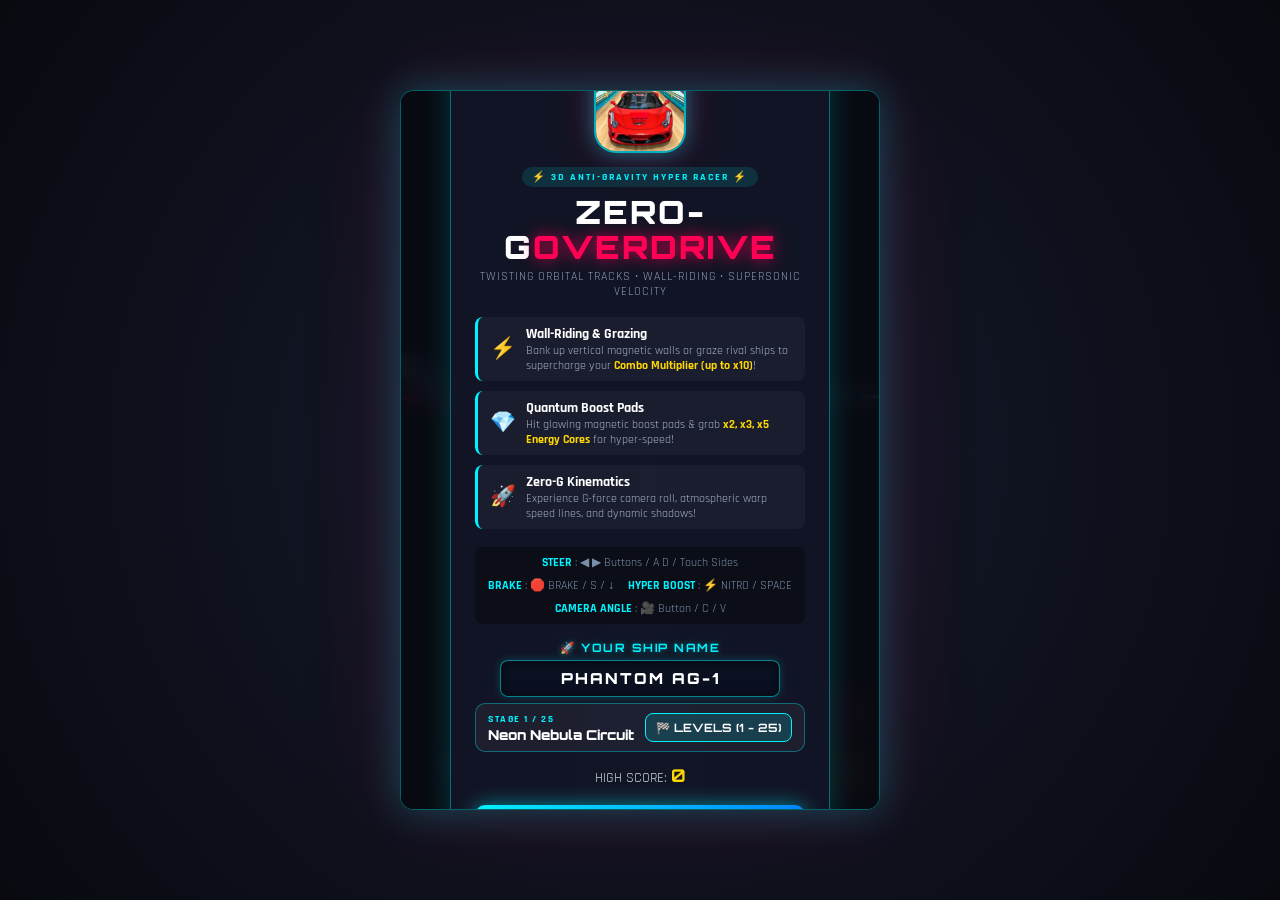
<file: index.html>
<!DOCTYPE html>
<html lang="en">

<head>
  <meta charset="UTF-8">
  <meta name="viewport"
    content="width=device-width, initial-scale=1.0, maximum-scale=1.0, user-scalable=no, viewport-fit=cover">
  <meta name="theme-color" content="#00f3ff">
  <meta name="mobile-web-app-capable" content="yes">
  <meta name="apple-mobile-web-app-capable" content="yes">
  <meta name="apple-mobile-web-app-status-bar-style" content="black-translucent">
  <link rel="manifest" href="manifest.json">
  <link rel="icon" type="image/png" href="icon-192.png">
  <link rel="apple-touch-icon" href="icon-192.png">
  <title>Anti-Gravity 3D - Zero-G Hyper Racer</title>
  <link rel="stylesheet" href="style.css">
  <link rel="preconnect" href="https://fonts.googleapis.com">
  <link rel="preconnect" href="https://fonts.gstatic.com" crossorigin>
  <link
    href="https://fonts.googleapis.com/css2?family=Orbitron:wght@500;700;900&family=Rajdhani:wght@600;700&display=swap"
    rel="stylesheet">
</head>

<body>
  <div id="game-container">
    <!-- Top HUD Bar -->
    <div id="hud" class="hidden">
      <div class="hud-box">
        <span class="hud-label">SCORE</span>
        <span id="score-display" class="hud-value">0</span>
      </div>

      <!-- Race Position -->
      <div class="hud-box position-box" id="position-box">
        <span class="hud-label">POS</span>
        <span id="pos-display" class="hud-value pos-highlight">8<small id="pos-total">/10</small></span>
      </div>

      <!-- Multiplying Points Showcase -->
      <div class="hud-box multiplier-box" id="multiplier-container">
        <span class="hud-label">MULTIPLIER</span>
        <div class="multiplier-wrapper">
          <span id="multiplier-display" class="hud-value glow-text">x1.0</span>
          <div class="combo-bar-bg">
            <div id="combo-bar-fill"></div>
          </div>
        </div>
      </div>

      <div class="hud-box">
        <span class="hud-label">SPEED</span>
        <span id="speed-display" class="hud-value">0 <small>km/h</small></span>
      </div>

      <div class="hud-box">
        <span class="hud-label">NITRO</span>
        <div class="nitro-bar-bg">
          <div id="nitro-bar-fill"></div>
        </div>
      </div>

      <div class="hud-buttons">
        <button id="cam-btn" class="hud-icon-btn" title="Change Camera Angle (C / Tap)">🎥</button>
        <button id="mute-btn" class="hud-icon-btn" title="Toggle Sound">🔊</button>
        <button id="pause-btn" class="hud-icon-btn" title="Pause Game">⏸</button>
      </div>
    </div>

    <!-- Race Track Progress Bar & Lap Distance -->
    <div id="race-progress-bar" class="race-progress-bar hidden">
      <div class="level-indicator" id="hud-level-label">LVL 1/25</div>
      <div class="track-progress-container">
        <div class="track-progress-fill" id="race-progress-fill"></div>
        <div class="track-car-dot" id="race-car-dot">🏎️</div>
        <div class="track-finish-flag">🏁</div>
      </div>
      <div class="track-dist-label" id="race-dist-display">1200m</div>
    </div>

    <!-- Slipstream / Drafting Notification -->
    <div id="slipstream-banner" class="slipstream-banner hidden">
      ⚡ SLIPSTREAM DRAFTING! +25 KM/H ⚡
    </div>

    <!-- Active Multiplier Notification Banner -->
    <div id="banner-container"></div>

    <!-- 3-2-1-GO Racing Countdown Overlay -->
    <div id="countdown-overlay" class="countdown-overlay hidden" style="display: none;">
      <div id="countdown-text" class="countdown-number"></div>
    </div>

    <!-- Canvas Game Viewport -->
    <canvas id="game-canvas" width="480" height="720"></canvas>

    <!-- Start / Menu Overlay -->
    <div id="start-overlay" class="overlay active">
      <div class="overlay-card">
        <div class="app-logo-wrapper">
          <img src="logo.png" alt="Turbo Overdrive Logo" class="app-logo-img">
        </div>
        <div class="logo-badge">⚡ 3D ANTI-GRAVITY HYPER RACER ⚡</div>
        <h1 class="game-title">ZERO-G<span class="highlight">OVERDRIVE</span></h1>
        <p class="tagline">TWISTING ORBITAL TRACKS • WALL-RIDING • SUPERSONIC VELOCITY</p>

        <div class="multiplier-explainer">
          <div class="tip-card">
            <span class="icon">⚡</span>
            <div>
              <strong>Wall-Riding & Grazing</strong>
              <p>Bank up vertical magnetic walls or graze rival ships to supercharge your <b>Combo Multiplier (up to x10)</b>!</p>
            </div>
          </div>
          <div class="tip-card">
            <span class="icon">💎</span>
            <div>
              <strong>Quantum Boost Pads</strong>
              <p>Hit glowing magnetic boost pads & grab <b>x2, x3, x5 Energy Cores</b> for hyper-speed!</p>
            </div>
          </div>
          <div class="tip-card">
            <span class="icon">🚀</span>
            <div>
              <strong>Zero-G Kinematics</strong>
              <p>Experience G-force camera roll, atmospheric warp speed lines, and dynamic shadows!</p>
            </div>
          </div>
        </div>

        <div class="controls-hint">
          <span><b>STEER</b> : ◀ ▶ Buttons / A D / Touch Sides</span>
          <span><b>BRAKE</b> : 🛑 BRAKE / S / ↓</span>
          <span><b>HYPER BOOST</b> : ⚡ NITRO / SPACE</span>
          <span><b>CAMERA ANGLE</b> : 🎥 Button / C / V</span>
        </div>

        <!-- Ship Name Customization -->
        <div class="car-customization-box">
          <label for="player-car-name" class="car-name-label">🚀 YOUR SHIP NAME</label>
          <div class="car-name-input-wrap">
            <input type="text" id="player-car-name" class="car-name-input" maxlength="14" placeholder="ENTER SHIP NAME" value="PHANTOM AG-1" autocomplete="off" spellcheck="false">
          </div>
        </div>

        <div class="level-select-preview">
          <div class="current-level-pill">
            <span class="level-title-label">STAGE <span id="menu-current-level">1</span> / 25</span>
            <span class="level-name" id="menu-level-name">Neon Highway Sprint</span>
          </div>
          <button id="level-select-btn" class="level-select-open-btn" title="Select Level">🏁 LEVELS (1 - 25)</button>
        </div>

        <div class="high-score-preview">
          <span>HIGH SCORE: <b id="menu-high-score">0</b></span>
        </div>

        <button id="start-btn" class="glow-btn">START RACE</button>
      </div>
    </div>

    <!-- Pause Overlay -->
    <div id="pause-overlay" class="overlay hidden">
      <div class="overlay-card">
        <h2>GAME PAUSED</h2>
        <p>Catch your breath, racer!</p>
        <button id="resume-btn" class="glow-btn">RESUME</button>
        <button id="pause-level-select-btn" class="secondary-btn">SELECT STAGE</button>
      </div>
    </div>

    <!-- Race Finished / Level Complete Overlay -->
    <div id="levelcomplete-overlay" class="overlay hidden">
      <div class="overlay-card">
        <div id="finish-badge" class="finish-badge">🏆 1ST PLACE WINNER!</div>
        <h2 id="level-complete-title" class="gameover-title">LEVEL 1 CLEARED!</h2>
        <p class="tagline" id="level-complete-sub">YOU QUALIFIED FOR THE NEXT STAGE!</p>
        <div style="font-family:'Orbitron',monospace;font-size:0.85rem;color:var(--accent-cyan);margin-bottom:8px;letter-spacing:1px;">
          PILOT MACHINE: <b id="finish-car-name" style="color:#fff;">TURBO PHANTOM</b>
        </div>

        <div class="stats-grid">
          <div class="stat-item">
            <span class="stat-label">FINISH POS</span>
            <span id="finish-pos" class="stat-val highlight">1st / 6</span>
          </div>
          <div class="stat-item">
            <span class="stat-label">RACE TIME</span>
            <span id="finish-time" class="stat-val">00:42.5</span>
          </div>
          <div class="stat-item">
            <span class="stat-label">STAGE SCORE</span>
            <span id="finish-score" class="stat-val highlight">12,450</span>
          </div>
          <div class="stat-item">
            <span class="stat-label">OVERTAKES</span>
            <span id="finish-overtakes" class="stat-val">5</span>
          </div>
        </div>

        <div id="champion-badge" class="champion-badge hidden">
          👑 GRAND CHAMPION RACER! ALL 25 LEVELS CONQUERED! 🏆
        </div>

        <div class="btn-group">
          <button id="next-level-btn" class="glow-btn">NEXT LEVEL ➔</button>
          <button id="retry-race-btn" class="secondary-btn">RETRY RACE</button>
          <button id="level-select-btn-2" class="secondary-btn">SELECT LEVEL</button>
        </div>
      </div>
    </div>

    <!-- Level Select (1 - 25) Overlay -->
    <div id="levelselect-overlay" class="overlay hidden">
      <div class="overlay-card level-select-card">
        <h2 class="level-select-title">SELECT STAGE</h2>
        <p class="tagline">25 HIGH-SPEED RACING LEVELS (FINISH TOP 3 TO UNLOCK)</p>
        <div class="levels-grid" id="levels-grid">
          <!-- Populated dynamically: 25 level tiles -->
        </div>
        <button id="close-levelselect-btn" class="secondary-btn" style="margin-top: 15px;">BACK TO MENU</button>
      </div>
    </div>

    <!-- Game Over Overlay -->
    <div id="gameover-overlay" class="overlay hidden">
      <div class="overlay-card">
        <div class="crashed-badge">💥 CRASHED!</div>
        <h2 class="gameover-title">RACE FINISHED</h2>

        <div class="stats-grid">
          <div class="stat-item">
            <span class="stat-label">FINAL SCORE</span>
            <span id="final-score" class="stat-val highlight">0</span>
          </div>
          <div class="stat-item">
            <span class="stat-label">MAX MULTIPLIER</span>
            <span id="final-max-mult" class="stat-val">x1.0</span>
          </div>
          <div class="stat-item">
            <span class="stat-label">NEAR MISSES</span>
            <span id="final-near-misses" class="stat-val">0</span>
          </div>
          <div class="stat-item">
            <span class="stat-label">TOP SPEED</span>
            <span id="final-top-speed" class="stat-val">0 km/h</span>
          </div>
        </div>

        <div id="new-high-badge" class="new-high-badge hidden">🏆 NEW ALL-TIME HIGH SCORE! 🏆</div>

        <div class="btn-group">
          <button id="restart-btn" class="glow-btn">HIT RETRY</button>
          <button id="menu-btn" class="secondary-btn">MAIN MENU</button>
        </div>
      </div>
    </div>

    <!-- Mobile Touch Controls -->
    <div id="touch-controls" class="touch-controls">
      <div class="touch-cluster-left">
        <button class="touch-btn" id="touch-left" title="Steer Left">◀</button>
        <button class="touch-btn" id="touch-right" title="Steer Right">▶</button>
      </div>
      <div class="touch-cluster-right">
        <button class="touch-btn touch-nitro" id="touch-nitro">⚡ NITRO</button>
        <button class="touch-btn touch-brake" id="touch-brake">🛑 BRAKE</button>
      </div>
    </div>

    <!-- Mini-Map (Bottom-Left Corner) -->
    <div id="minimap-wrapper" class="minimap-wrapper hidden">
      <canvas id="minimap-canvas" width="110" height="140"></canvas>
      <div class="minimap-label">MAP</div>
    </div>
  </div>

  <script src="three.min.js"></script>
  <script src="audio.js"></script>
  <script src="game.js"></script>
  <script>
    if ('serviceWorker' in navigator) {
      window.addEventListener('load', () => {
        navigator.serviceWorker.register('./sw.js').catch(err => {
          console.log('SW registration note: ', err);
        });
      });
    }
  </script>
</body>
</file>
<file: style.css>
:root {
  --bg-color: #0d0f18;
  --accent-cyan: #00f3ff;
  --accent-pink: #ff0055;
  --accent-gold: #ffd700;
  --accent-green: #00ff66;
  --hud-bg: rgba(14, 18, 30, 0.85);
  --border-neon: rgba(0, 243, 255, 0.4);
}

* {
  box-sizing: border-box;
  user-select: none;
  -webkit-user-select: none;
  -webkit-touch-callout: none;
  -webkit-tap-highlight-color: transparent;
  margin: 0;
  padding: 0;
}

html, body {
  background: radial-gradient(circle at center, #171b2f 0%, #080a10 100%);
  color: #fff;
  font-family: 'Rajdhani', sans-serif;
  width: 100%;
  height: 100%;
  height: 100dvh;
  display: flex;
  justify-content: center;
  align-items: center;
  overflow: hidden;
  overscroll-behavior: none;
}

#game-container {
  position: relative;
  width: 100%;
  max-width: 480px;
  height: 100vh;
  height: 100dvh;
  max-height: 720px;
  background: #000;
  box-shadow: 0 0 40px rgba(0, 243, 255, 0.25), 0 0 100px rgba(255, 0, 85, 0.15);
  border-radius: 14px;
  overflow: hidden;
  border: 1px solid var(--border-neon);
  display: flex;
  flex-direction: column;
}

/* Seamless Edge-to-Edge Fullscreen on Mobile / Android WebViews */
@media (max-width: 600px), (max-height: 800px) {
  #game-container {
    max-width: 100%;
    max-height: 100%;
    width: 100vw;
    height: 100vh;
    height: 100dvh;
    border-radius: 0;
    border: none;
    box-shadow: none;
  }
}

/* Canvas styling with aspect-ratio preservation and touch safety */
#game-canvas {
  width: 100%;
  height: 100%;
  object-fit: contain;
  display: block;
  background-color: #11141e;
  touch-action: none;
}

/* Top HUD with Safe Area Insets for Camera Notches / Status Bars */
#hud {
  position: absolute;
  top: calc(10px + env(safe-area-inset-top, 0px));
  left: calc(10px + env(safe-area-inset-left, 0px));
  right: calc(10px + env(safe-area-inset-right, 0px));
  display: flex;
  justify-content: space-between;
  align-items: center;
  gap: 8px;
  background: var(--hud-bg);
  backdrop-filter: blur(8px);
  padding: 8px 12px;
  border-radius: 10px;
  border: 1px solid rgba(255, 255, 255, 0.1);
  z-index: 10;
  box-shadow: 0 4px 20px rgba(0, 0, 0, 0.6);
  transition: opacity 0.3s;
}

@media (max-width: 420px) {
  #hud {
    padding: 6px 8px;
    gap: 4px;
    top: calc(6px + env(safe-area-inset-top, 0px));
    left: calc(6px + env(safe-area-inset-left, 0px));
    right: calc(6px + env(safe-area-inset-right, 0px));
  }
  .hud-label {
    font-size: 0.52rem;
    letter-spacing: 1px;
  }
  .hud-value {
    font-size: 0.9rem;
  }
  .multiplier-box {
    min-width: 72px;
    padding: 1px 6px;
  }
  .glow-text {
    font-size: 1.05rem;
  }
  .nitro-bar-bg {
    width: 42px;
    height: 7px;
  }
  .hud-icon-btn {
    width: 28px;
    height: 28px;
    font-size: 0.8rem;
  }
}

.hud-box {
  display: flex;
  flex-direction: column;
  align-items: center;
}

.hud-label {
  font-size: 0.62rem;
  letter-spacing: 1.5px;
  color: #8c9bb5;
  font-weight: 700;
  text-transform: uppercase;
}

.hud-value {
  font-family: 'Orbitron', monospace;
  font-size: 1.05rem;
  font-weight: 700;
  color: #ffffff;
  letter-spacing: 0.5px;
}

/* Multiplier Container with dynamic glow */
.multiplier-box {
  background: rgba(255, 0, 85, 0.15);
  border: 1px solid rgba(255, 0, 85, 0.4);
  padding: 2px 10px;
  border-radius: 6px;
  min-width: 90px;
  text-align: center;
  transition: transform 0.1s ease, border-color 0.2s ease;
}

.multiplier-box.pulse {
  transform: scale(1.12);
  border-color: var(--accent-gold);
  box-shadow: 0 0 15px rgba(255, 215, 0, 0.6);
}

.glow-text {
  color: var(--accent-gold);
  text-shadow: 0 0 10px rgba(255, 215, 0, 0.8), 0 0 20px rgba(255, 0, 85, 0.5);
  font-weight: 900;
  font-size: 1.25rem;
}

/* Combo decay bar */
.combo-bar-bg {
  width: 100%;
  height: 4px;
  background: rgba(255, 255, 255, 0.2);
  border-radius: 2px;
  margin-top: 3px;
  overflow: hidden;
}

#combo-bar-fill {
  width: 0%;
  height: 100%;
  background: linear-gradient(90deg, var(--accent-cyan), var(--accent-gold), var(--accent-pink));
  transition: width 0.08s linear;
}

/* Nitro Bar */
.nitro-bar-bg {
  width: 55px;
  height: 8px;
  background: rgba(255, 255, 255, 0.15);
  border-radius: 4px;
  overflow: hidden;
  margin-top: 4px;
  border: 1px solid rgba(0, 243, 255, 0.3);
}

#nitro-bar-fill {
  width: 100%;
  height: 100%;
  background: linear-gradient(90deg, #0088ff, var(--accent-cyan));
  box-shadow: 0 0 8px var(--accent-cyan);
  transition: width 0.1s ease;
}

/* HUD Buttons */
.hud-buttons {
  display: flex;
  gap: 5px;
}

.hud-icon-btn {
  background: rgba(255, 255, 255, 0.08);
  border: 1px solid rgba(255, 255, 255, 0.2);
  color: #fff;
  border-radius: 6px;
  width: 32px;
  height: 32px;
  cursor: pointer;
  display: flex;
  align-items: center;
  justify-content: center;
  font-size: 0.9rem;
  transition: all 0.2s;
}

.hud-icon-btn:hover {
  background: rgba(0, 243, 255, 0.3);
  border-color: var(--accent-cyan);
}

/* Race Position HUD */
.position-box {
  background: rgba(0, 243, 255, 0.12);
  border: 1px solid rgba(0, 243, 255, 0.45);
  border-radius: 6px;
  padding: 2px 8px;
  min-width: 60px;
}

.pos-highlight {
  color: var(--accent-cyan);
  text-shadow: 0 0 10px rgba(0, 243, 255, 0.8);
}

.pos-highlight small {
  font-size: 0.65rem;
  color: #8c9bb5;
  font-weight: 500;
}

/* Race Track Progress Bar & Lap Distance */
.race-progress-bar {
  position: absolute;
  top: calc(58px + env(safe-area-inset-top, 0px));
  left: calc(10px + env(safe-area-inset-left, 0px));
  right: calc(10px + env(safe-area-inset-right, 0px));
  display: flex;
  align-items: center;
  gap: 8px;
  background: rgba(10, 14, 25, 0.88);
  backdrop-filter: blur(6px);
  padding: 4px 10px;
  border-radius: 20px;
  border: 1px solid rgba(0, 243, 255, 0.3);
  z-index: 10;
  box-shadow: 0 2px 10px rgba(0, 0, 0, 0.5);
  transition: opacity 0.3s;
}

@media (max-width: 420px) {
  .race-progress-bar {
    top: calc(48px + env(safe-area-inset-top, 0px));
    padding: 3px 8px;
    gap: 6px;
  }
}

.level-indicator {
  font-family: 'Orbitron', monospace;
  font-size: 0.68rem;
  font-weight: 900;
  color: var(--accent-gold);
  letter-spacing: 0.5px;
  white-space: nowrap;
}

.track-progress-container {
  position: relative;
  flex: 1;
  height: 8px;
  background: rgba(255, 255, 255, 0.15);
  border-radius: 4px;
  display: flex;
  align-items: center;
}

.track-progress-fill {
  width: 0%;
  height: 100%;
  background: linear-gradient(90deg, var(--accent-cyan), var(--accent-gold));
  border-radius: 4px;
  transition: width 0.1s linear;
  box-shadow: 0 0 8px var(--accent-cyan);
}

.track-car-dot {
  position: absolute;
  left: 0%;
  transform: translate(-50%, -1px);
  font-size: 0.82rem;
  filter: drop-shadow(0 0 4px var(--accent-cyan));
  transition: left 0.1s linear;
  pointer-events: none;
}

.track-finish-flag {
  position: absolute;
  right: -3px;
  font-size: 0.85rem;
  transform: translateY(-1px);
}

.track-dist-label {
  font-family: 'Orbitron', monospace;
  font-size: 0.65rem;
  font-weight: 700;
  color: #fff;
  white-space: nowrap;
}

/* Slipstream / Drafting Notification */
.slipstream-banner {
  position: absolute;
  top: 96px;
  left: 50%;
  transform: translateX(-50%);
  background: rgba(0, 243, 255, 0.25);
  border: 1px solid var(--accent-cyan);
  color: #fff;
  font-family: 'Orbitron', monospace;
  font-weight: 900;
  font-size: 0.75rem;
  letter-spacing: 1px;
  padding: 4px 12px;
  border-radius: 20px;
  box-shadow: 0 0 15px rgba(0, 243, 255, 0.6);
  z-index: 12;
  animation: pulseSlip 0.4s infinite alternate;
  pointer-events: none;
  white-space: nowrap;
}

@keyframes pulseSlip {
  from { transform: translateX(-50%) scale(0.97); }
  to { transform: translateX(-50%) scale(1.04); }
}

/* Global Hidden Utility */
.hidden {
  display: none !important;
}

/* 3-2-1-GO Racing Countdown Overlay */
.countdown-overlay {
  position: absolute;
  inset: 0;
  display: flex;
  align-items: center;
  justify-content: center;
  z-index: 25;
  pointer-events: none;
  background: rgba(0, 0, 0, 0.35);
}

.countdown-overlay.hidden {
  display: none !important;
}

.countdown-number {
  font-family: 'Orbitron', monospace;
  font-size: 6.5rem;
  font-weight: 900;
  color: var(--accent-gold);
  text-shadow: 0 0 30px rgba(255, 215, 0, 0.9), 0 0 60px rgba(255, 0, 85, 0.6);
  animation: countdownZoom 0.8s cubic-bezier(0.18, 0.89, 0.32, 1.28) forwards;
}

.countdown-number.go {
  font-size: 7.2rem;
  color: var(--accent-green);
  text-shadow: 0 0 30px rgba(0, 255, 102, 0.9), 0 0 80px rgba(0, 243, 255, 0.8);
}

@keyframes countdownZoom {
  0% { transform: scale(2.2); opacity: 0; }
  50% { transform: scale(1.0); opacity: 1; }
  85% { transform: scale(0.95); opacity: 1; }
  100% { transform: scale(0.7); opacity: 0; }
}

/* Level Completion & Finish Badges */
.finish-badge {
  font-family: 'Orbitron', monospace;
  font-size: 1.1rem;
  color: var(--accent-gold);
  font-weight: 900;
  letter-spacing: 2px;
  margin-bottom: 6px;
  text-shadow: 0 0 15px rgba(255, 215, 0, 0.8);
}

.finish-badge.winner {
  color: var(--accent-gold);
  text-shadow: 0 0 20px rgba(255, 215, 0, 1);
}

.finish-badge.podium {
  color: var(--accent-cyan);
  text-shadow: 0 0 20px rgba(0, 243, 255, 1);
}

.finish-badge.dnq {
  color: #ff3355;
  text-shadow: 0 0 15px rgba(255, 51, 85, 0.8);
}

.champion-badge {
  background: linear-gradient(90deg, #ffd700, #ff0055, #00f3ff, #ffd700);
  background-size: 300% 300%;
  animation: champGlow 2s ease infinite;
  color: #000;
  font-weight: 900;
  font-size: 0.8rem;
  letter-spacing: 1px;
  padding: 8px 12px;
  border-radius: 8px;
  margin-bottom: 16px;
  box-shadow: 0 0 25px rgba(255, 215, 0, 0.8);
}

@keyframes champGlow {
  0% { background-position: 0% 50%; }
  50% { background-position: 100% 50%; }
  100% { background-position: 0% 50%; }
}

.level-select-preview {
  display: flex;
  align-items: center;
  justify-content: space-between;
  gap: 10px;
  background: rgba(255, 255, 255, 0.05);
  border: 1px solid rgba(0, 243, 255, 0.35);
  border-radius: 10px;
  padding: 8px 12px;
  margin-bottom: 12px;
}

.current-level-pill {
  display: flex;
  flex-direction: column;
  text-align: left;
}

.level-title-label {
  font-size: 0.65rem;
  letter-spacing: 1.5px;
  color: var(--accent-cyan);
  font-weight: 700;
}

.level-name {
  font-family: 'Orbitron', monospace;
  font-size: 0.85rem;
  font-weight: 900;
  color: #fff;
}

.level-select-open-btn {
  background: rgba(0, 243, 255, 0.15);
  border: 1px solid var(--accent-cyan);
  color: #fff;
  border-radius: 8px;
  padding: 6px 10px;
  font-family: 'Orbitron', monospace;
  font-size: 0.72rem;
  font-weight: 700;
  cursor: pointer;
  white-space: nowrap;
  transition: all 0.2s;
}

.level-select-open-btn:hover,
.level-select-open-btn:active {
  background: var(--accent-cyan);
  color: #000;
}

/* 25 Levels Grid */
.level-select-card {
  max-width: 440px;
  max-height: 85vh;
  max-height: 85dvh;
}

.level-select-title {
  font-family: 'Orbitron', monospace;
  font-size: 1.4rem;
  font-weight: 900;
  color: var(--accent-cyan);
  margin-bottom: 2px;
}

.levels-grid {
  display: grid;
  grid-template-columns: repeat(5, 1fr);
  gap: 8px;
  margin: 14px 0;
  max-height: 52vh;
  overflow-y: auto;
  padding: 4px;
}

.level-tile {
  background: rgba(20, 25, 40, 0.7);
  border: 1px solid rgba(255, 255, 255, 0.15);
  border-radius: 10px;
  padding: 8px 4px;
  display: flex;
  flex-direction: column;
  align-items: center;
  justify-content: center;
  cursor: pointer;
  transition: all 0.15s;
  user-select: none;
  min-height: 52px;
}

.level-tile.unlocked {
  border-color: rgba(0, 243, 255, 0.5);
  background: rgba(0, 243, 255, 0.1);
}

.level-tile.unlocked:hover,
.level-tile.unlocked:active {
  background: rgba(0, 243, 255, 0.35);
  transform: scale(1.05);
  border-color: #fff;
}

.level-tile.active-level {
  border-color: var(--accent-gold);
  background: rgba(255, 215, 0, 0.25);
  box-shadow: 0 0 12px rgba(255, 215, 0, 0.6);
}

.level-tile.cleared {
  border-color: var(--accent-green);
}

.level-tile.locked {
  opacity: 0.45;
  cursor: not-allowed;
}

.tile-num {
  font-family: 'Orbitron', monospace;
  font-size: 0.95rem;
  font-weight: 900;
  color: #fff;
}

.tile-icon {
  font-size: 0.65rem;
  margin-top: 2px;
}

/* Floating Banners / Notifications */
#banner-container {
  position: absolute;
  top: 90px;
  left: 50%;
  transform: translateX(-50%);
  pointer-events: none;
  z-index: 12;
  display: flex;
  flex-direction: column;
  align-items: center;
  gap: 6px;
}

.banner-item {
  font-family: 'Orbitron', monospace;
  font-weight: 900;
  font-size: 1.15rem;
  padding: 6px 14px;
  border-radius: 8px;
  text-transform: uppercase;
  letter-spacing: 1px;
  animation: bannerPop 1.2s cubic-bezier(0.18, 0.89, 0.32, 1.28) forwards;
  white-space: nowrap;
}

.banner-nearmiss {
  background: rgba(255, 215, 0, 0.2);
  border: 1px solid var(--accent-gold);
  color: var(--accent-gold);
  text-shadow: 0 0 12px rgba(255, 215, 0, 0.9);
}

.banner-multiplier {
  background: rgba(255, 0, 85, 0.25);
  border: 1px solid var(--accent-pink);
  color: #ff3377;
  text-shadow: 0 0 14px rgba(255, 0, 85, 0.9);
  font-size: 1.35rem;
}

.banner-camera {
  background: rgba(0, 243, 255, 0.25);
  border: 1px solid var(--accent-cyan);
  color: #00f3ff;
  text-shadow: 0 0 14px rgba(0, 243, 255, 0.9);
  font-size: 1.05rem;
}

.banner-wallride {
  background: rgba(0, 255, 136, 0.28);
  border: 1px solid #00ff88;
  color: #00ff88;
  text-shadow: 0 0 16px rgba(0, 255, 136, 0.95);
  font-size: 1.15rem;
  letter-spacing: 2px;
}

@keyframes bannerPop {
  0% { transform: translateY(15px) scale(0.7); opacity: 0; }
  20% { transform: translateY(0px) scale(1.1); opacity: 1; }
  35% { transform: scale(1.0); }
  80% { opacity: 1; transform: translateY(-10px); }
  100% { opacity: 0; transform: translateY(-30px); }
}

/* Overlays (Start, Pause, Game Over) */
.overlay {
  position: absolute;
  inset: 0;
  background: rgba(10, 12, 20, 0.88);
  backdrop-filter: blur(10px);
  display: flex;
  align-items: center;
  justify-content: center;
  z-index: 20;
  opacity: 0;
  pointer-events: none;
  transition: opacity 0.3s ease;
  padding: 20px;
}

.overlay.active {
  opacity: 1;
  pointer-events: all;
}

.overlay.hidden {
  display: none;
}

.overlay-card {
  width: 100%;
  max-width: 380px;
  max-height: 92vh;
  max-height: 92dvh;
  overflow-y: auto;
  -webkit-overflow-scrolling: touch;
  background: rgba(18, 22, 38, 0.95);
  border: 1px solid var(--border-neon);
  border-radius: 16px;
  padding: 24px;
  text-align: center;
  box-shadow: 0 0 30px rgba(0, 243, 255, 0.2);
  animation: cardFadeIn 0.4s ease-out;
}

@keyframes cardFadeIn {
  from { transform: scale(0.92); opacity: 0; }
  to { transform: scale(1); opacity: 1; }
}

.app-logo-wrapper {
  margin-bottom: 12px;
  display: flex;
  justify-content: center;
}

.app-logo-img {
  width: 92px;
  height: 92px;
  border-radius: 22px;
  object-fit: cover;
  box-shadow: 0 0 20px rgba(0, 243, 255, 0.4), 0 0 40px rgba(255, 0, 85, 0.25);
  border: 2px solid rgba(0, 243, 255, 0.7);
  animation: logoFloat 3s ease-in-out infinite alternate;
}

@keyframes logoFloat {
  0% { transform: translateY(0px) scale(1); box-shadow: 0 0 20px rgba(0, 243, 255, 0.4); }
  100% { transform: translateY(-4px) scale(1.03); box-shadow: 0 0 30px rgba(0, 243, 255, 0.7), 0 0 50px rgba(255, 0, 85, 0.4); }
}

.logo-badge {
  display: inline-block;
  font-size: 0.65rem;
  letter-spacing: 2px;
  color: var(--accent-cyan);
  background: rgba(0, 243, 255, 0.12);
  padding: 3px 10px;
  border-radius: 20px;
  margin-bottom: 8px;
  font-weight: 700;
}

.game-title {
  font-family: 'Orbitron', monospace;
  font-size: 2rem;
  font-weight: 900;
  letter-spacing: 2px;
  color: #fff;
  line-height: 1.1;
  margin-bottom: 4px;
}

.game-title .highlight {
  color: var(--accent-pink);
  text-shadow: 0 0 15px rgba(255, 0, 85, 0.8);
}

.tagline {
  font-size: 0.72rem;
  color: #8c9bb5;
  letter-spacing: 1px;
  margin-bottom: 18px;
}

/* Multiplier explainer */
.multiplier-explainer {
  display: flex;
  flex-direction: column;
  gap: 10px;
  text-align: left;
  margin-bottom: 18px;
}

.tip-card {
  display: flex;
  align-items: center;
  gap: 10px;
  background: rgba(255, 255, 255, 0.04);
  padding: 8px 12px;
  border-radius: 8px;
  border-left: 3px solid var(--accent-cyan);
}

.tip-card .icon {
  font-size: 1.3rem;
}

.tip-card strong {
  display: block;
  font-size: 0.85rem;
  color: #ffffff;
}

.tip-card p {
  font-size: 0.75rem;
  color: #a4b3ca;
  margin: 0;
}

.tip-card b {
  color: var(--accent-gold);
}

.controls-hint {
  display: flex;
  flex-wrap: wrap;
  justify-content: center;
  gap: 8px 14px;
  font-size: 0.75rem;
  color: #7b8ea8;
  background: rgba(0, 0, 0, 0.35);
  padding: 8px 10px;
  border-radius: 8px;
  margin-bottom: 16px;
}

.controls-hint b {
  color: var(--accent-cyan);
}

.high-score-preview {
  font-size: 0.9rem;
  margin-bottom: 18px;
  color: #cbd5e1;
}

.high-score-preview b {
  color: var(--accent-gold);
  font-family: 'Orbitron', monospace;
  font-size: 1.1rem;
}

/* Glow Button */
.glow-btn {
  width: 100%;
  padding: 14px;
  background: linear-gradient(135deg, #00f3ff 0%, #0077ff 100%);
  color: #060912;
  font-family: 'Orbitron', monospace;
  font-size: 1rem;
  font-weight: 900;
  letter-spacing: 2px;
  border: none;
  border-radius: 10px;
  cursor: pointer;
  box-shadow: 0 0 20px rgba(0, 243, 255, 0.5);
  transition: all 0.2s ease;
}

.glow-btn:hover {
  transform: translateY(-2px);
  box-shadow: 0 0 30px rgba(0, 243, 255, 0.8);
  background: linear-gradient(135deg, #38f8ff 0%, #208aff 100%);
}

.glow-btn:active {
  transform: translateY(1px);
}

.secondary-btn {
  width: 100%;
  padding: 12px;
  background: rgba(255, 255, 255, 0.08);
  color: #fff;
  border: 1px solid rgba(255, 255, 255, 0.2);
  border-radius: 10px;
  font-family: 'Orbitron', monospace;
  font-size: 0.85rem;
  cursor: pointer;
  margin-top: 10px;
  transition: background 0.2s;
}

.secondary-btn:hover {
  background: rgba(255, 255, 255, 0.16);
}

/* Game Over Card */
.crashed-badge {
  font-size: 1rem;
  color: var(--accent-pink);
  font-weight: 700;
  letter-spacing: 2px;
  margin-bottom: 4px;
}

.gameover-title {
  font-family: 'Orbitron', monospace;
  font-size: 1.8rem;
  font-weight: 900;
  margin-bottom: 16px;
}

.stats-grid {
  display: grid;
  grid-template-columns: 1fr 1fr;
  gap: 10px;
  margin-bottom: 16px;
}

.stat-item {
  background: rgba(255, 255, 255, 0.04);
  padding: 10px;
  border-radius: 8px;
  display: flex;
  flex-direction: column;
}

.stat-label {
  font-size: 0.65rem;
  color: #8c9bb5;
  letter-spacing: 1px;
}

.stat-val {
  font-family: 'Orbitron', monospace;
  font-size: 1.25rem;
  font-weight: 700;
  color: #fff;
}

.stat-val.highlight {
  color: var(--accent-gold);
}

.new-high-badge {
  background: linear-gradient(90deg, #ff0055, #ffd700);
  color: #000;
  font-weight: 900;
  font-size: 0.8rem;
  letter-spacing: 1px;
  padding: 6px;
  border-radius: 6px;
  margin-bottom: 16px;
  animation: pulseBadge 1s infinite alternate;
}

@keyframes pulseBadge {
  from { transform: scale(0.97); }
  to { transform: scale(1.03); }
}

/* Touch controls for mobile / tablet with safe area support */
.touch-controls {
  position: absolute;
  bottom: calc(15px + env(safe-area-inset-bottom, 0px));
  left: calc(12px + env(safe-area-inset-left, 0px));
  right: calc(12px + env(safe-area-inset-right, 0px));
  display: flex;
  justify-content: space-between;
  align-items: flex-end;
  pointer-events: none;
  z-index: 15;
}

.touch-cluster-left,
.touch-cluster-right {
  display: flex;
  gap: 12px;
  pointer-events: auto;
}

.touch-cluster-right {
  display: flex;
  flex-direction: column;
  gap: 10px;
  align-items: flex-end;
}

.touch-btn {
  width: 60px;
  height: 60px;
  border-radius: 50%;
  background: rgba(18, 24, 40, 0.82);
  backdrop-filter: blur(6px);
  border: 1.5px solid rgba(0, 243, 255, 0.55);
  color: #fff;
  font-size: 1.35rem;
  display: flex;
  align-items: center;
  justify-content: center;
  user-select: none;
  -webkit-user-select: none;
  touch-action: none;
  -webkit-tap-highlight-color: transparent;
  cursor: pointer;
  box-shadow: 0 4px 15px rgba(0, 0, 0, 0.5);
  transition: transform 0.08s, background 0.1s, border-color 0.1s;
}

.touch-btn.active,
.touch-btn:active {
  background: rgba(0, 243, 255, 0.6);
  border-color: #fff;
  transform: scale(0.92);
  box-shadow: 0 0 18px rgba(0, 243, 255, 0.85);
}

.touch-nitro {
  width: 106px;
  height: 48px;
  border-radius: 10px;
  background: rgba(255, 0, 85, 0.72);
  border-color: var(--accent-pink);
  font-family: 'Orbitron', monospace;
  font-weight: 900;
  font-size: 0.8rem;
  letter-spacing: 1px;
  box-shadow: 0 0 14px rgba(255, 0, 85, 0.5);
}

.touch-nitro.active,
.touch-nitro:active {
  background: rgba(255, 0, 85, 1);
  transform: scale(0.94);
  box-shadow: 0 0 24px rgba(255, 0, 85, 0.95);
}

.touch-brake {
  width: 106px;
  height: 48px;
  border-radius: 10px;
  background: rgba(240, 160, 20, 0.65);
  border-color: #f0a014;
  font-family: 'Orbitron', monospace;
  font-weight: 900;
  font-size: 0.8rem;
  letter-spacing: 1px;
  box-shadow: 0 0 14px rgba(240, 160, 20, 0.45);
}

.touch-brake.active,
.touch-brake:active {
  background: rgba(240, 160, 20, 1);
  transform: scale(0.94);
  box-shadow: 0 0 24px rgba(240, 160, 20, 0.95);
}

/* Hide touch controls on desktop unless hovered or touched */
@media (hover: hover) and (pointer: fine) {
  .touch-controls {
    opacity: 0.25;
    transition: opacity 0.3s;
  }
  .touch-controls:hover {
    opacity: 0.9;
  }
}

/* =====================================================
   MINI-MAP - Bottom Left Corner
   ===================================================== */
.minimap-wrapper {
  position: absolute;
  bottom: calc(90px + env(safe-area-inset-bottom, 0px));
  left: calc(10px + env(safe-area-inset-left, 0px));
  z-index: 14;
  display: flex;
  flex-direction: column;
  align-items: center;
  gap: 2px;
  pointer-events: none;
  user-select: none;
}

#minimap-canvas {
  width: 110px;
  height: 140px;
  border-radius: 10px;
  border: 1.5px solid rgba(0, 243, 255, 0.55);
  background: rgba(8, 10, 20, 0.88);
  box-shadow:
    0 0 12px rgba(0, 243, 255, 0.35),
    inset 0 0 10px rgba(0, 0, 0, 0.6);
  backdrop-filter: blur(4px);
  image-rendering: pixelated;
}

.minimap-label {
  font-family: 'Orbitron', monospace;
  font-size: 0.55rem;
  font-weight: 900;
  letter-spacing: 2px;
  color: rgba(0, 243, 255, 0.7);
  text-transform: uppercase;
}

/* =====================================================
   CAR NAME CUSTOMIZATION INPUT
   ===================================================== */
.car-customization-box {
  width: 100%;
  margin: 10px 0 6px 0;
  display: flex;
  flex-direction: column;
  gap: 5px;
  align-items: center;
}

.car-name-label {
  font-family: 'Orbitron', monospace;
  font-size: 0.72rem;
  font-weight: 700;
  letter-spacing: 1.5px;
  color: var(--accent-cyan);
  text-transform: uppercase;
  text-shadow: 0 0 6px rgba(0, 243, 255, 0.4);
}

.car-name-input-wrap {
  width: 100%;
  max-width: 280px;
  position: relative;
}

.car-name-input {
  width: 100%;
  padding: 8px 12px;
  font-family: 'Orbitron', monospace;
  font-size: 0.95rem;
  font-weight: 900;
  color: #fff;
  text-align: center;
  text-transform: uppercase;
  letter-spacing: 2px;
  background: rgba(10, 16, 32, 0.85);
  border: 1.5px solid rgba(0, 243, 255, 0.5);
  border-radius: 8px;
  outline: none;
  box-shadow: 0 0 10px rgba(0, 243, 255, 0.2), inset 0 0 8px rgba(0, 0, 0, 0.6);
  transition: all 0.2s ease;
}

.car-name-input:focus {
  border-color: #00f3ff;
  box-shadow: 0 0 16px rgba(0, 243, 255, 0.6), inset 0 0 8px rgba(0, 243, 255, 0.15);
  background: rgba(14, 22, 45, 0.95);
}

.car-name-input::placeholder {
  color: rgba(255, 255, 255, 0.3);
  font-size: 0.8rem;
}

/* Shrink on tiny phones */
@media (max-width: 380px) {
  #minimap-canvas {
    width: 88px;
    height: 112px;
  }
  .minimap-wrapper {
    bottom: calc(80px + env(safe-area-inset-bottom, 0px));
  }
}
</file>
